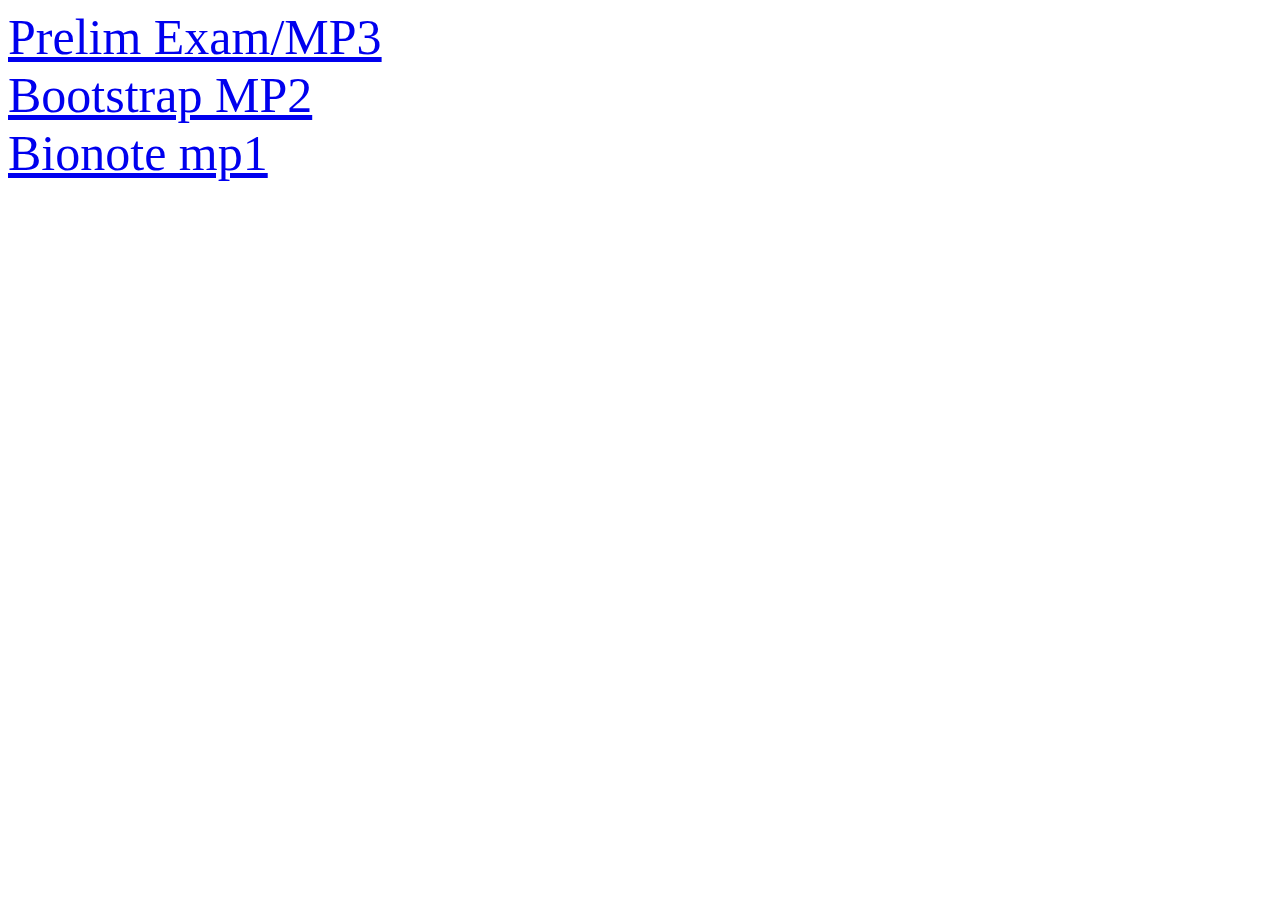
<file: index.html>
<!DOCTYPE html>
<html lang="en">
<body>  
    <head>
    <title>MY PROFILE</title>
    <meta charset="UTF-8">
    <meta name="viewport" content="width=device-width", initial-scale="1.0">
    <body>
        <a href="https://nfteresa.github.io/teresa/mp3.html" style="font-size: 50px;"> Prelim Exam/MP3</a><br>
        <a href="https://nfteresa.github.io/teresa/mp2.html" style="font-size: 50px;"> Bootstrap MP2</a><br>
        <a href="https://nfteresa.github.io/teresa/mp1.html" style="font-size: 50px;"> Bionote mp1</a>
    </body>
</head>
         

    
</body>
</html>
</file>
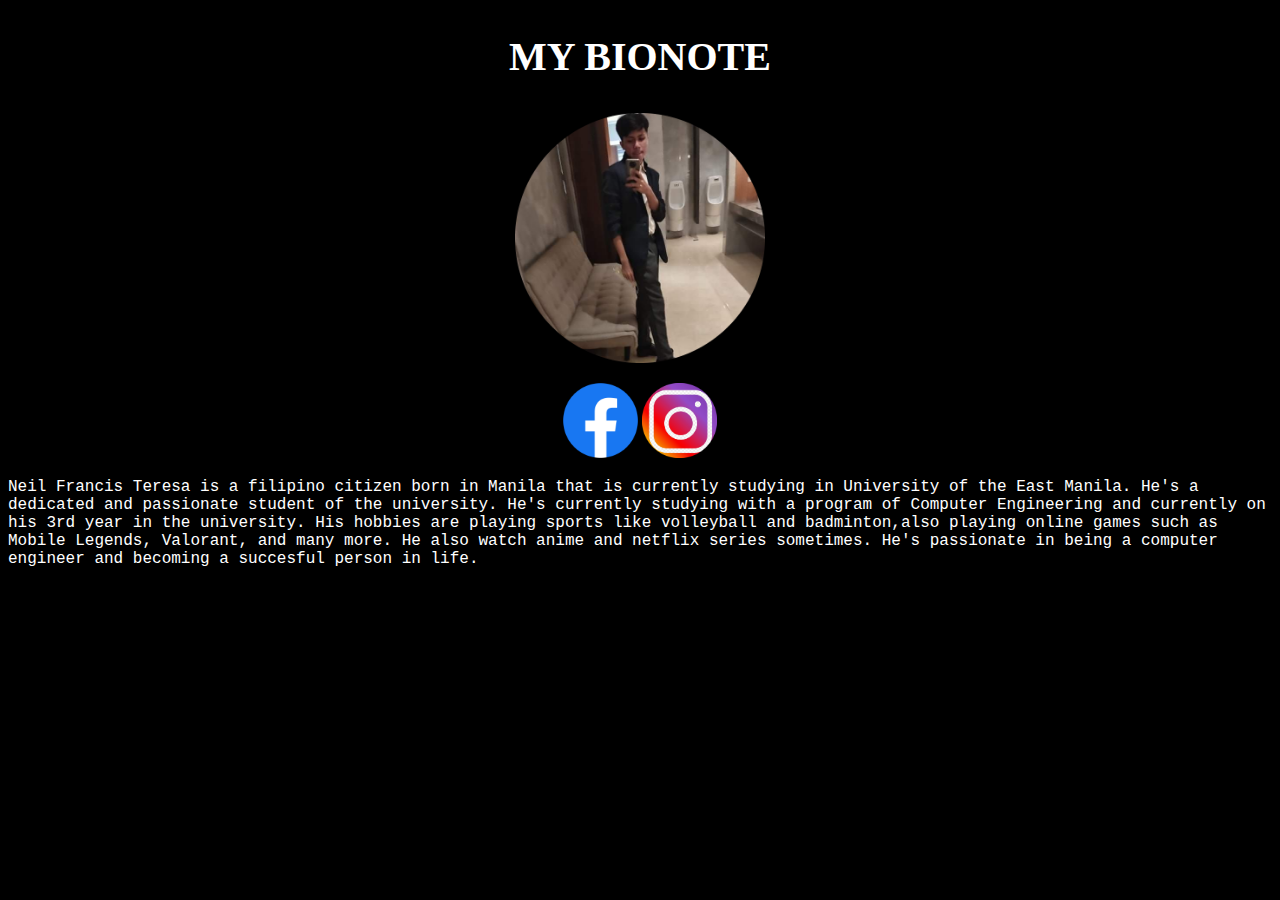
<file: mp1.html>
<!DOCTYPE html>
<link rel="stylesheet" href="https://cdnjs.cloudflare.com/ajax/libs/font-awesome/4.7.0/css/font-awesome.min.css">
<link rel="style.css" href="">
<html lang="en">
<body style ="background-color:black; color:white">  
       <style>background-color:black</style> 
    <title>MY PROFILE</title>
    
    <h2 style="font-size: 40px;text-align:center;font-family:tahoma;background-color: black; color: white;">MY BIONOTE</h2>
        <center>
            <img src="images/me.png" width="250" height="250">
            <p></p>
            <a href="https://www.facebook.com/hondagoro25" target="_blank"> <img src="images/fb.png" width ="75" height="75"></a>
            <a href="https://www.instagram.com/pranksis" target="_blank"> <img src="images/ig.png" width ="75" height="75"></a>
            </center>
    <p style=font-family:Courier New, Courier, monospace;>Neil Francis Teresa is a filipino citizen born in Manila that is currently studying in University of the East Manila. He's a dedicated and passionate student of the university.
    He's currently studying with a program of Computer Engineering and currently on his 3rd year in the university. His hobbies are playing sports like volleyball and badminton,also playing online games such
    as Mobile Legends, Valorant, and many more. He also watch anime and netflix series sometimes. He's passionate in being a computer engineer and becoming a succesful person in life.
    </p>

    
</body>
</html>
</file>
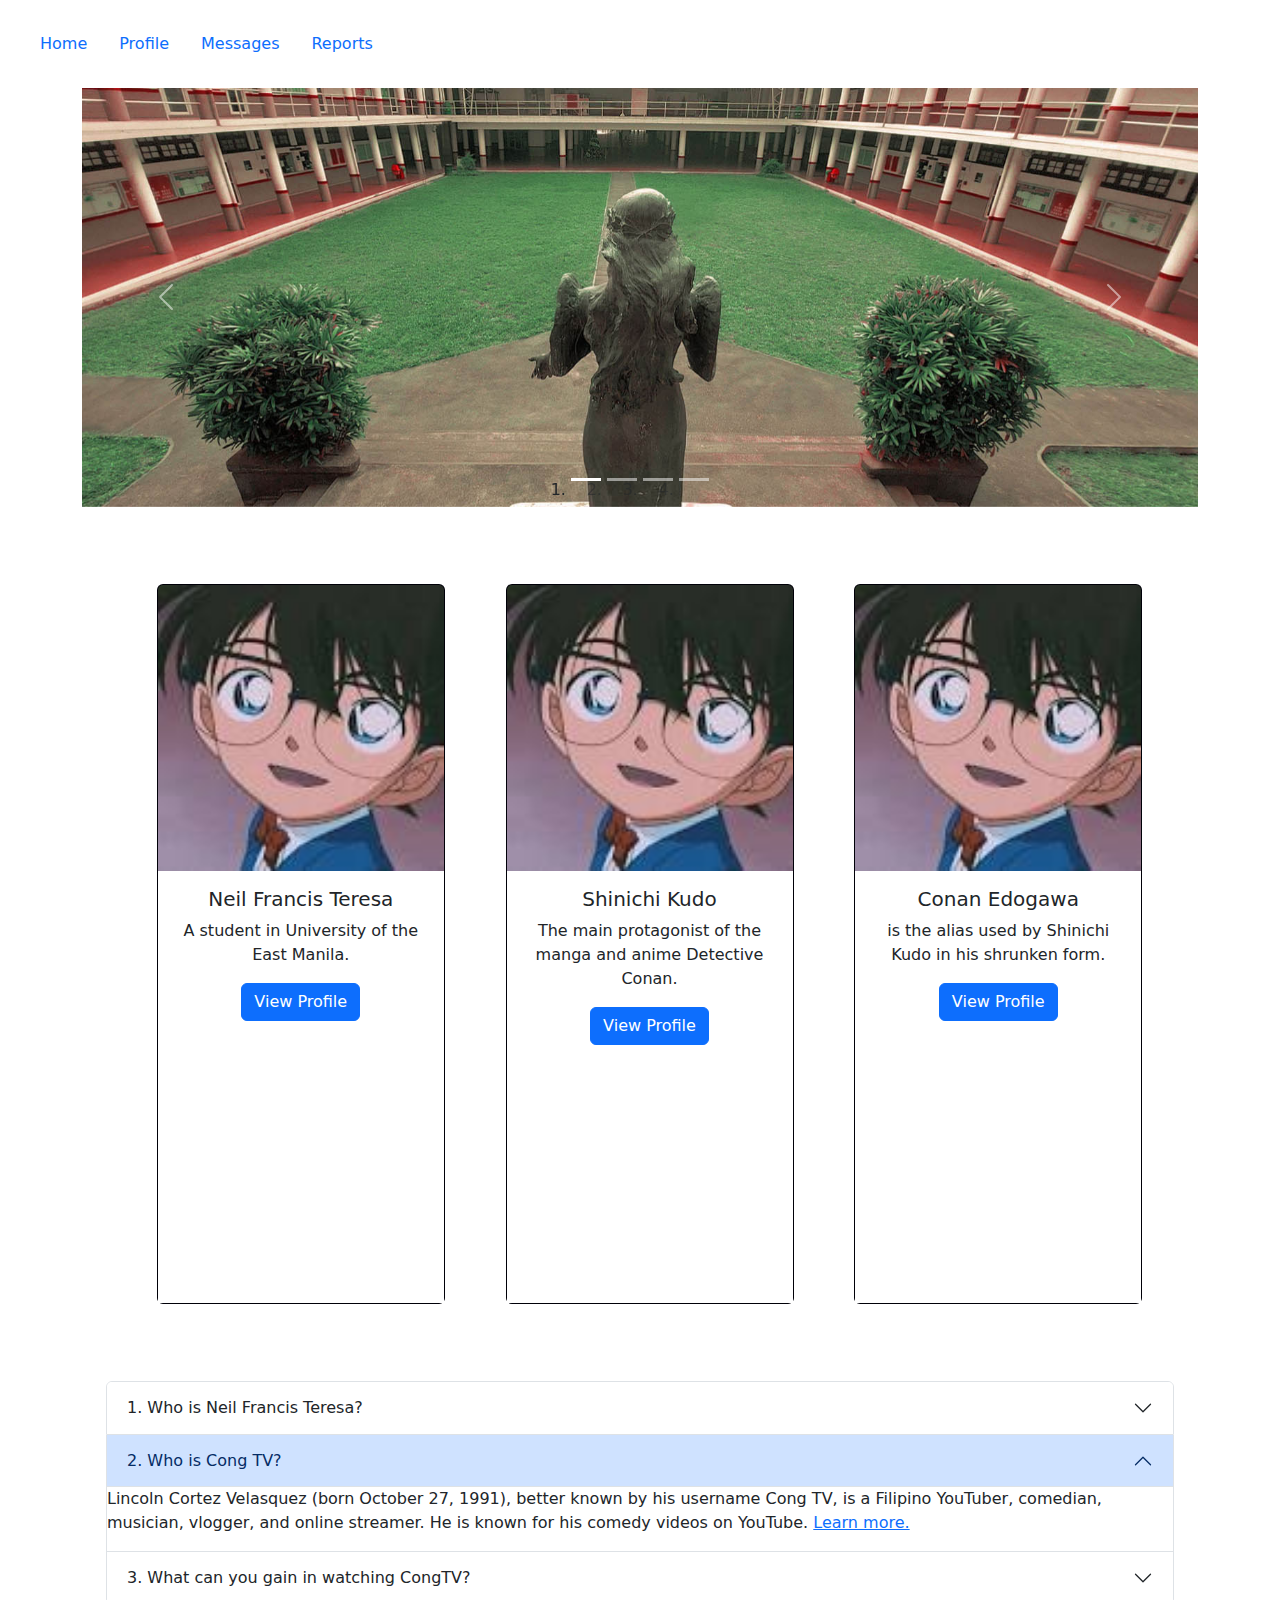
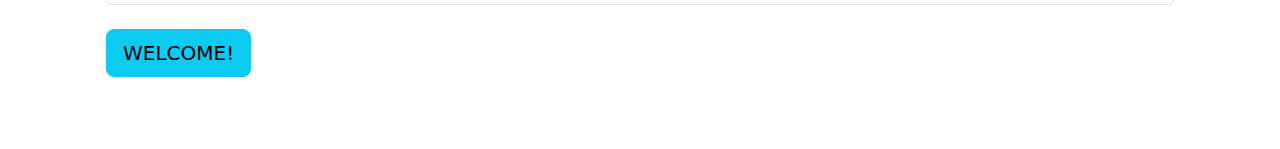
<file: mp2.html>
<!DOCTYPE html>
<html lang="en">
<head>
<meta charset="utf-8">
<meta name="viewport" content="width=device-width, initial-scale=1">
<title>Bootstrap Carousel</title>
<link href="https://cdn.jsdelivr.net/npm/bootstrap@5.0.2/dist/css/bootstrap.min.css" rel="stylesheet">
<script src="https://cdn.jsdelivr.net/npm/bootstrap@5.0.2/dist/js/bootstrap.bundle.min.js"></script>
<style>
.carousel-item{
    min-height: 280px;
}
    
.card {
          background-color: #01010a;
          margin: 5px ;
          height: 80vh;
          width: auto;
      }    

</style>
</head>
<body>
    <div class="m-4">
        <nav class="nav">
            <a href="#" class="nav-item nav-link active">Home</a>
            <a href="#" class="nav-item nav-link">Profile</a>
        </p></p></p>
    
            <a href="#" class="nav-item nav-link">Messages</a>
            <a href="#" class="nav-item nav-link" tabindex="-1">Reports</a>
<div class="container-lg my-4">
    <div id="myCarousel" class="carousel slide" data-bs-ride="carousel">
        
        <ol class="carousel-indicators">
            <li data-bs-target="#myCarousel" data-bs-slide-to="0" class="active"></li>
            <li data-bs-target="#myCarousel" data-bs-slide-to="1"></li>
            <li data-bs-target="#myCarousel" data-bs-slide-to="2"></li>
            <li data-bs-target="#myCarousel" data-bs-slide-to="3"></li>
        </ol>
        
        
        <div class="carousel-inner">
            <div class="carousel-item active">
                <img src="images/3.jpg" class="d-block w-100" alt="Slide 1">
            </div>
            <div class="carousel-item">
                <img src="images/1.jpg" class="d-block w-100" alt="Slide 2">
            </div>
            <div class="carousel-item">
                <img src="images/2.gif" class="d-block w-100" alt="Slide 3">
            </div>
            <div class="carousel-item">
                <img src="images/4.jpg" class="d-block w-100" alt="Slide 4">
            </div>
        </div>

        
        <a class="carousel-control-prev" href="#myCarousel" data-bs-slide="prev">
            <span class="carousel-control-prev-icon"></span>
        </a>
        <a class="carousel-control-next" href="#myCarousel" data-bs-slide="next">
            <span class="carousel-control-next-icon"></span>
        </a>
    </div>
</br>

<div class="row">
<div class="row justify-content-evenly mt-5">
    <div class="col-md-3 mb-5">
        <div class="card text-center" style="width: 18rem">
            <img src="images/conan.jpg" class="card-img-top" alt="..." />
            <div class="card-body bg-white">
                <h5 class="card-title">Neil Francis Teresa</h5>
                <p class="card-text">
                    A student in University of the East Manila.</p>
                </p>
                </p>
            
        
                    <a href="https:/www.facebook.com/hondagoro25" class="btn btn-primary">View Profile</a>
                </p>
            </div>
        </div>
    </div>
    <div class="col-md-3 mb-5">
        <div class="card text-center" style="width: 18rem">
    
            <img src="images/conan.jpg" class="card-img-top" alt="..." />
            <div class="card-body bg-white">
                <h5 class="card-title">Shinichi Kudo</h5>
                <p class="card-text">
                    The main protagonist of the manga and anime Detective Conan.</p>
                    
                    <a href="https://www.detectiveconanworld.com/wiki/Shinichi_Kudo" class="btn btn-primary">View Profile</a>
               
                </p>
            </div>
        </div>
    </div>
    <div class="col-md-3 mb-5">
        <div class="card text-center" style="width: 18rem">
            <img src="images/conan.jpg" class="card-img-top" alt="..." />
            <div class="card-body bg-white">
                <h5 class="card-title">Conan Edogawa</h5>
                <p class="card-text">
                    is the alias used by Shinichi Kudo in his shrunken form.</p>
                    <a href="https://www.detectiveconanworld.com/wiki/Conan_Edogawa" class="btn btn-primary">View Profile</a>
                </p>
            </div>
        </div>
    </div>
</div>
</div>
<div class="m-4">
    <div class="accordion" id="myAccordion">
        <div class="accordion-item">
            <h2 class="accordion-header" id="headingOne">
                <button type="button" class="accordion-button collapsed" data-bs-toggle="collapse" data-bs-target="#collapseOne">1. Who is Neil Francis Teresa?</button>									
            </h2>
            <div id="collapseOne" class="accordion-collapse collapse" data-bs-parent="#myAccordion">
                <div class="card-body">
                    <p>A subscriber of Cong The Vloggger. <a href="https://www.facebook.com/hondagoro25" target="_blank">Facebook Account.</a></p>
                </div>
            </div>
        </div>
        <div class="accordion-item">
            <h2 class="accordion-header" id="headingTwo">
                <button type="button" class="accordion-button" data-bs-toggle="collapse" data-bs-target="#collapseTwo">2. Who is Cong TV?</button>
            </h2>
            <div id="collapseTwo" class="accordion-collapse collapse show" data-bs-parent="#myAccordion">
                <div class="card-body">
                    <p>Lincoln Cortez Velasquez (born October 27, 1991), better known by his username Cong TV, is a Filipino YouTuber, comedian, musician, vlogger, and online streamer. He is known for his comedy videos on YouTube. <a href="https://en.wikipedia.org/wiki/Cong_TV" target="_blank">Learn more.</a></p>
                </div>
            </div>
        </div>
        <div class="accordion-item">
            <h2 class="accordion-header" id="headingThree">
                <button type="button" class="accordion-button collapsed" data-bs-toggle="collapse" data-bs-target="#collapseThree">3. What can you gain in watching CongTV?</button>                     
            </h2>
            <div id="collapseThree" class="accordion-collapse collapse" data-bs-parent="#myAccordion">
                <div class="card-body">
                    <p> Motivational quotes, family advice, cursed words, gaming tips, gym advice, food recommendation, travel tips and many more. <a href="https://www.youtube.com/@CongTheVlogger" target="_blank">Click to Subscibe! </a></p>
                </div>
            </div>
        </div>
    </div>
        
    </br>
        <button type="button" class="btn btn-info btn-lg text-center" data-toggle="modal" data-target="#myModal"> WELCOME! </button>
        <div id="myMmodal" class="modal fade" tabindex="-1">
            <div class="modal-dialog">
                <div class="modal-content">
                    <div class="modal-header">
                        <h5 class="modal-title">Confirmation</h5>
                        <button type="button" class="btn-close" data-bs-dismiss="modal"></button>
                    </div>
                    <div class="modal-body">
                        <p>Do you want to save changes to this document before closing?</p>
                        <p class="text-secondary"><small>If you don't save, your changes will be lost.</small></p>
                    </div>
                    <div class="modal-footer">
                        <button type="button" class="btn btn-secondary" data-bs-dismiss="modal">Cancel</button>
                        <button type="button" class="btn btn-primary">Save changes</button>
                    </div>
                </div>
            </div>
        </div>
            
        </div>
</div>
</body>
</html>
</file>
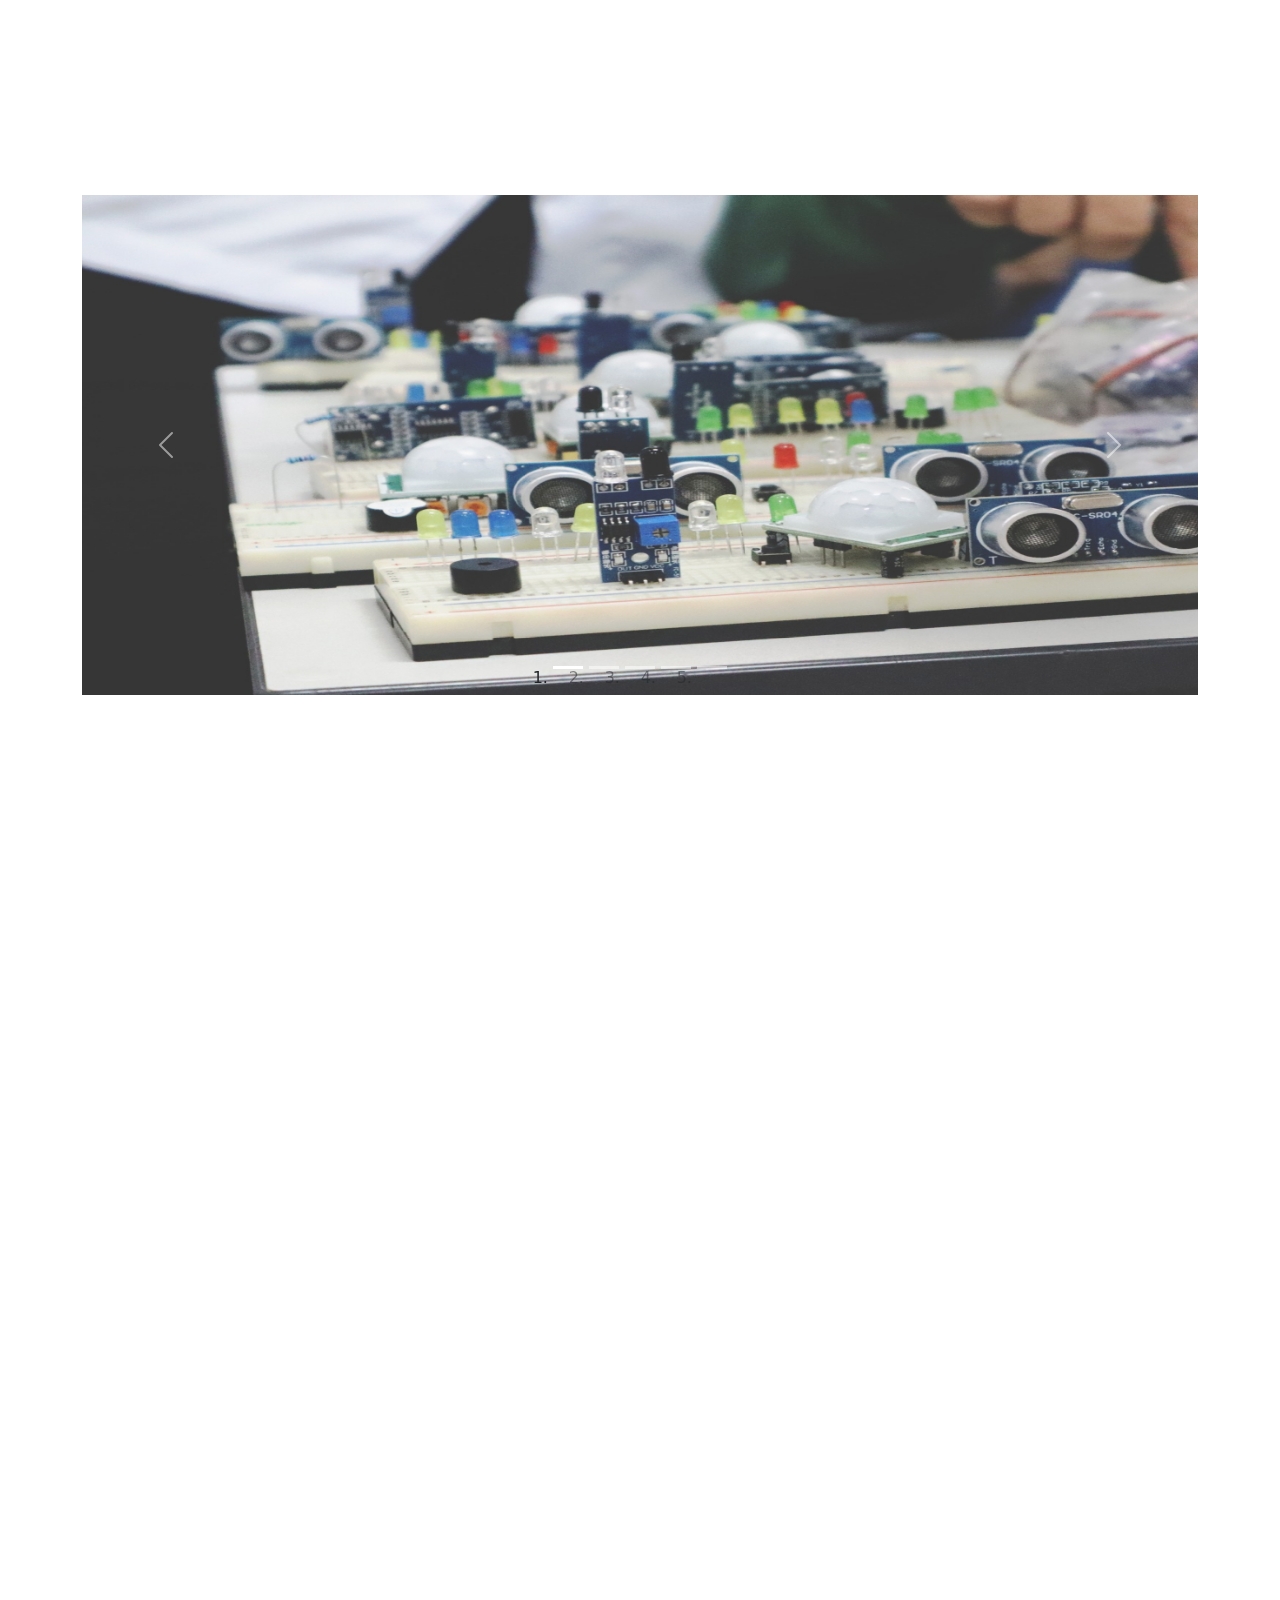
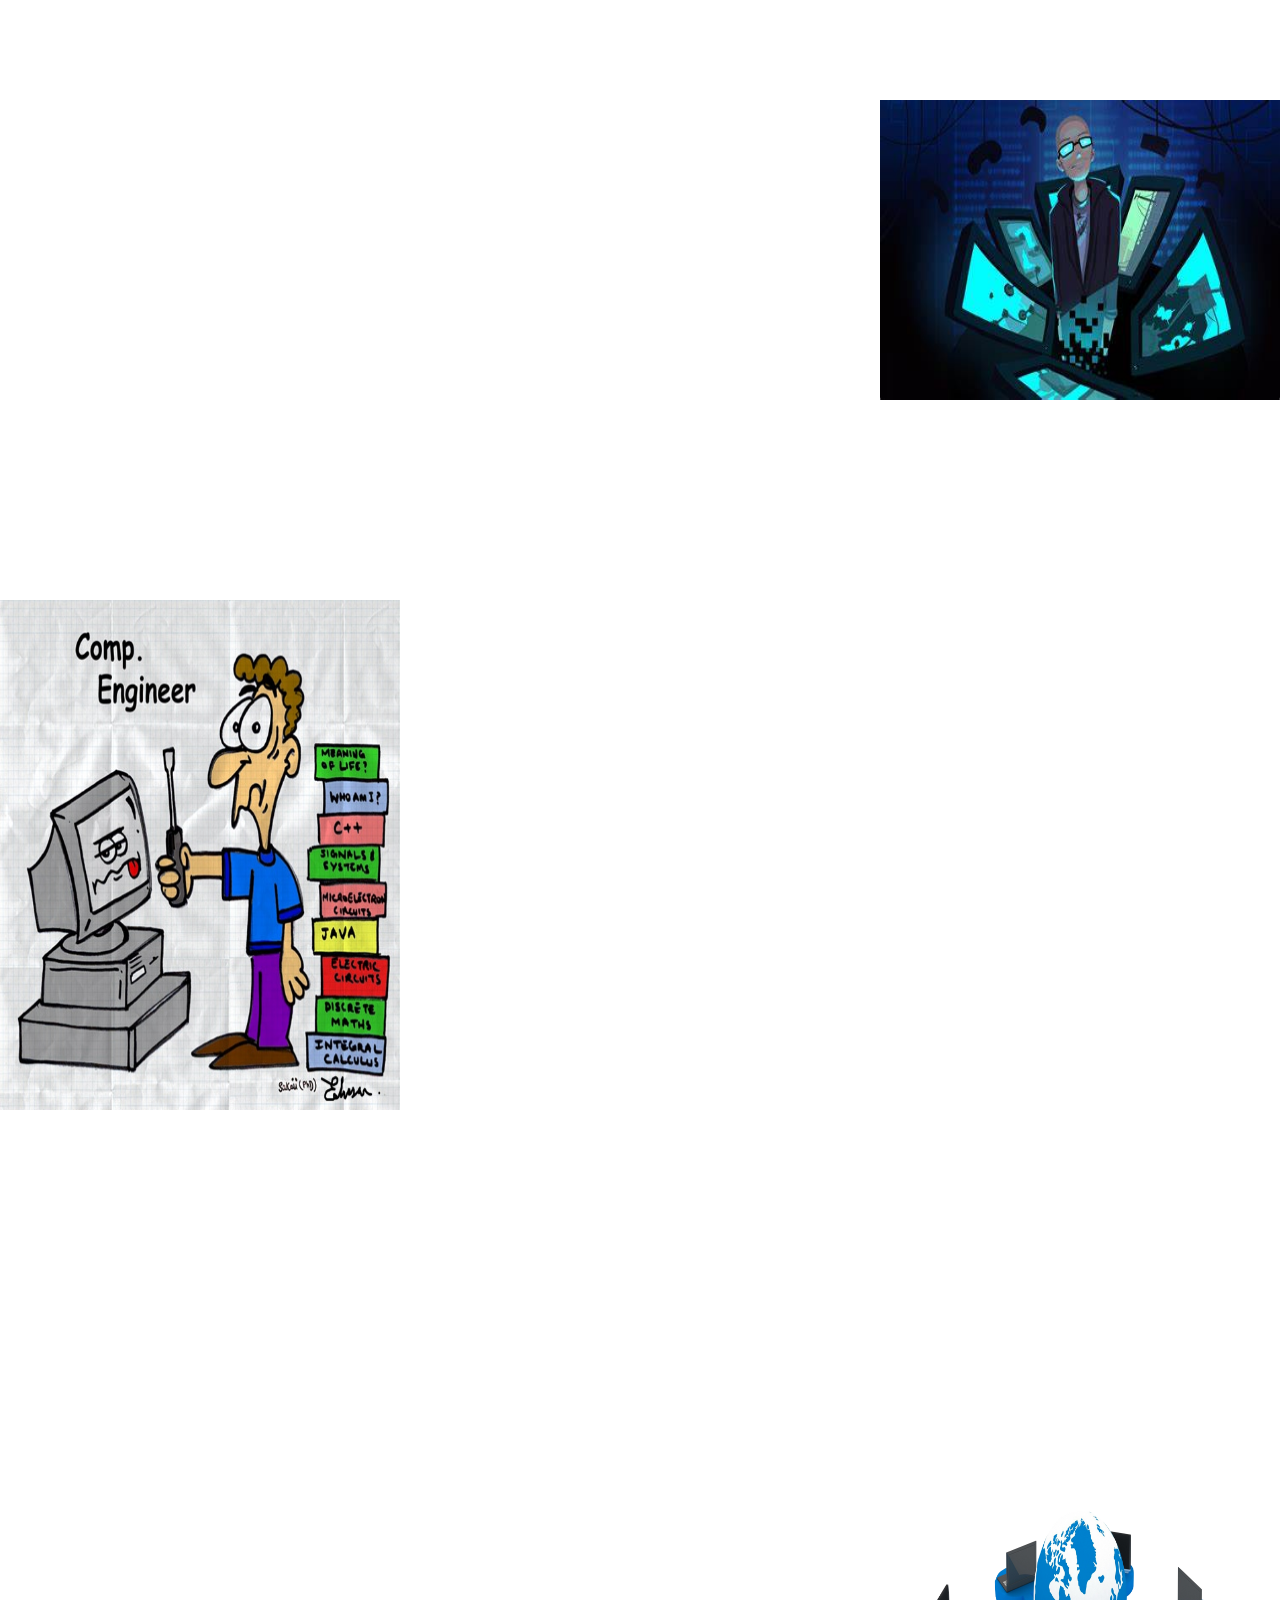
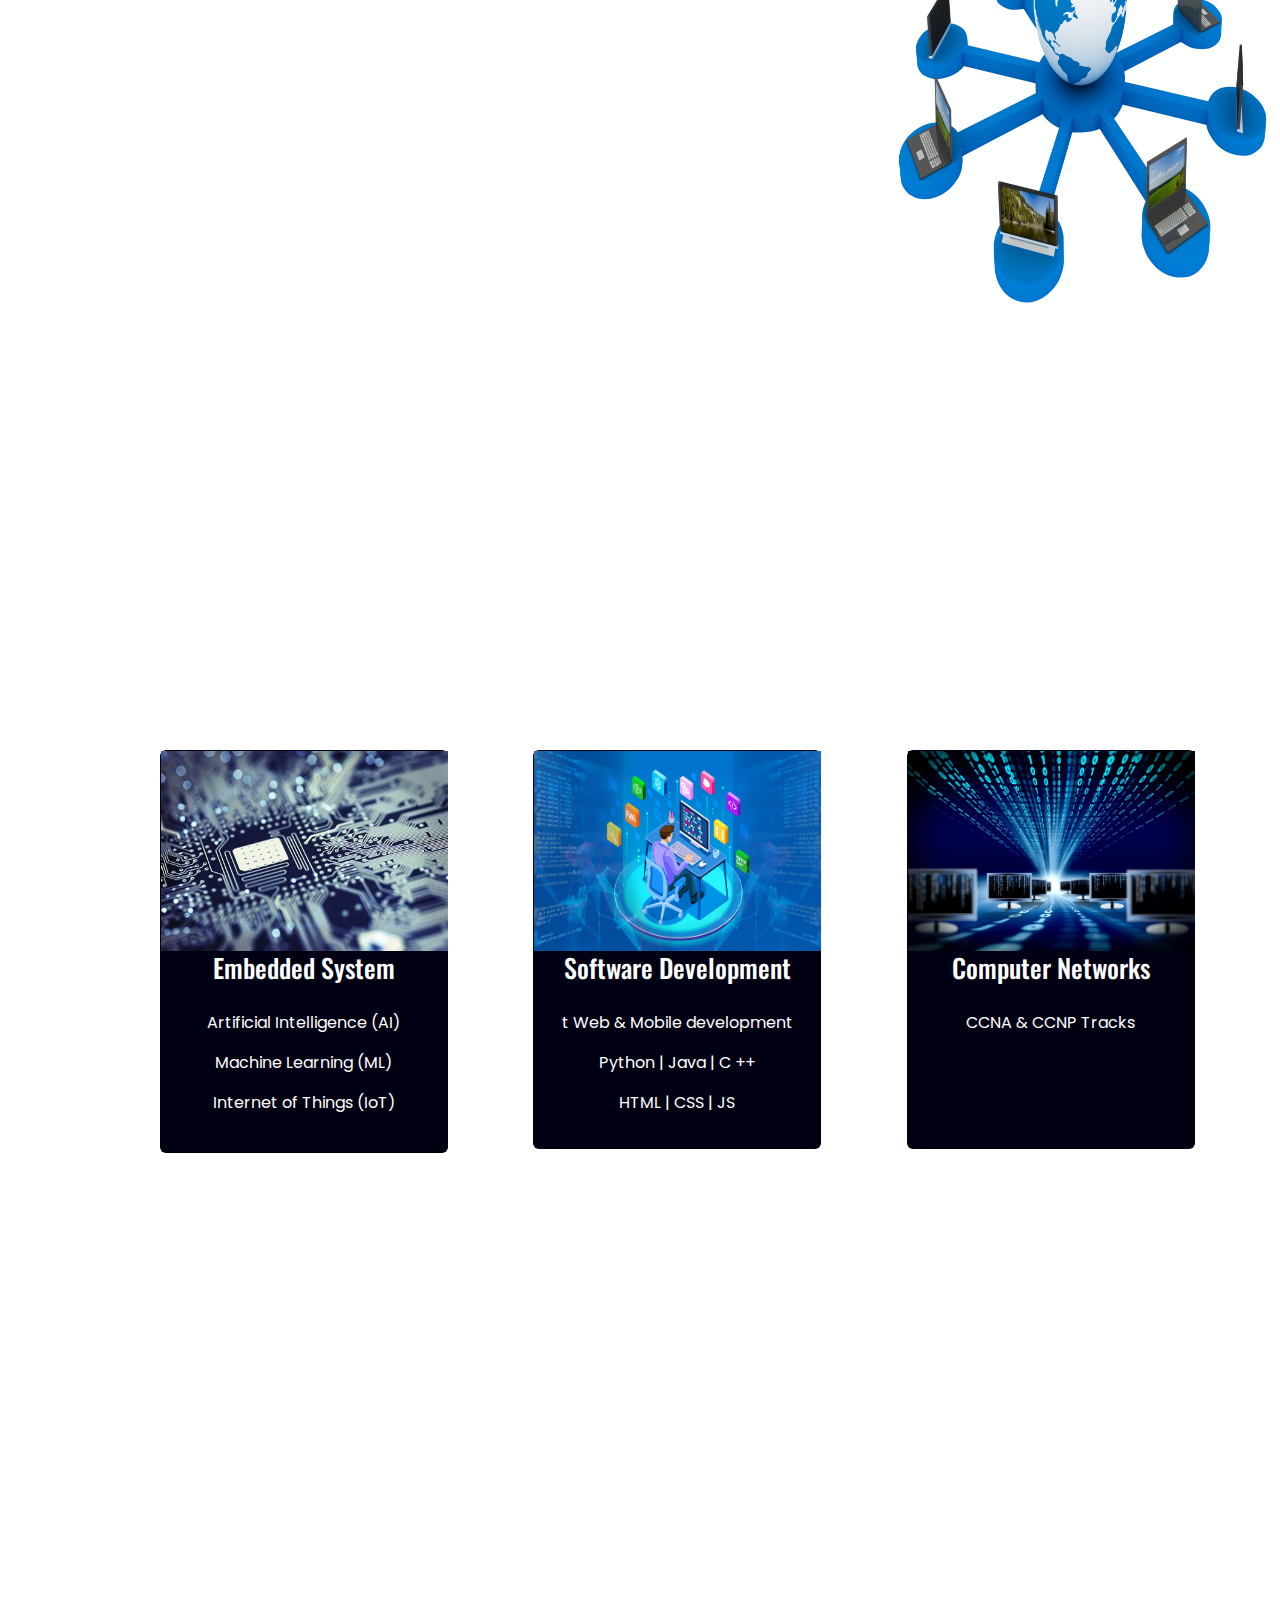
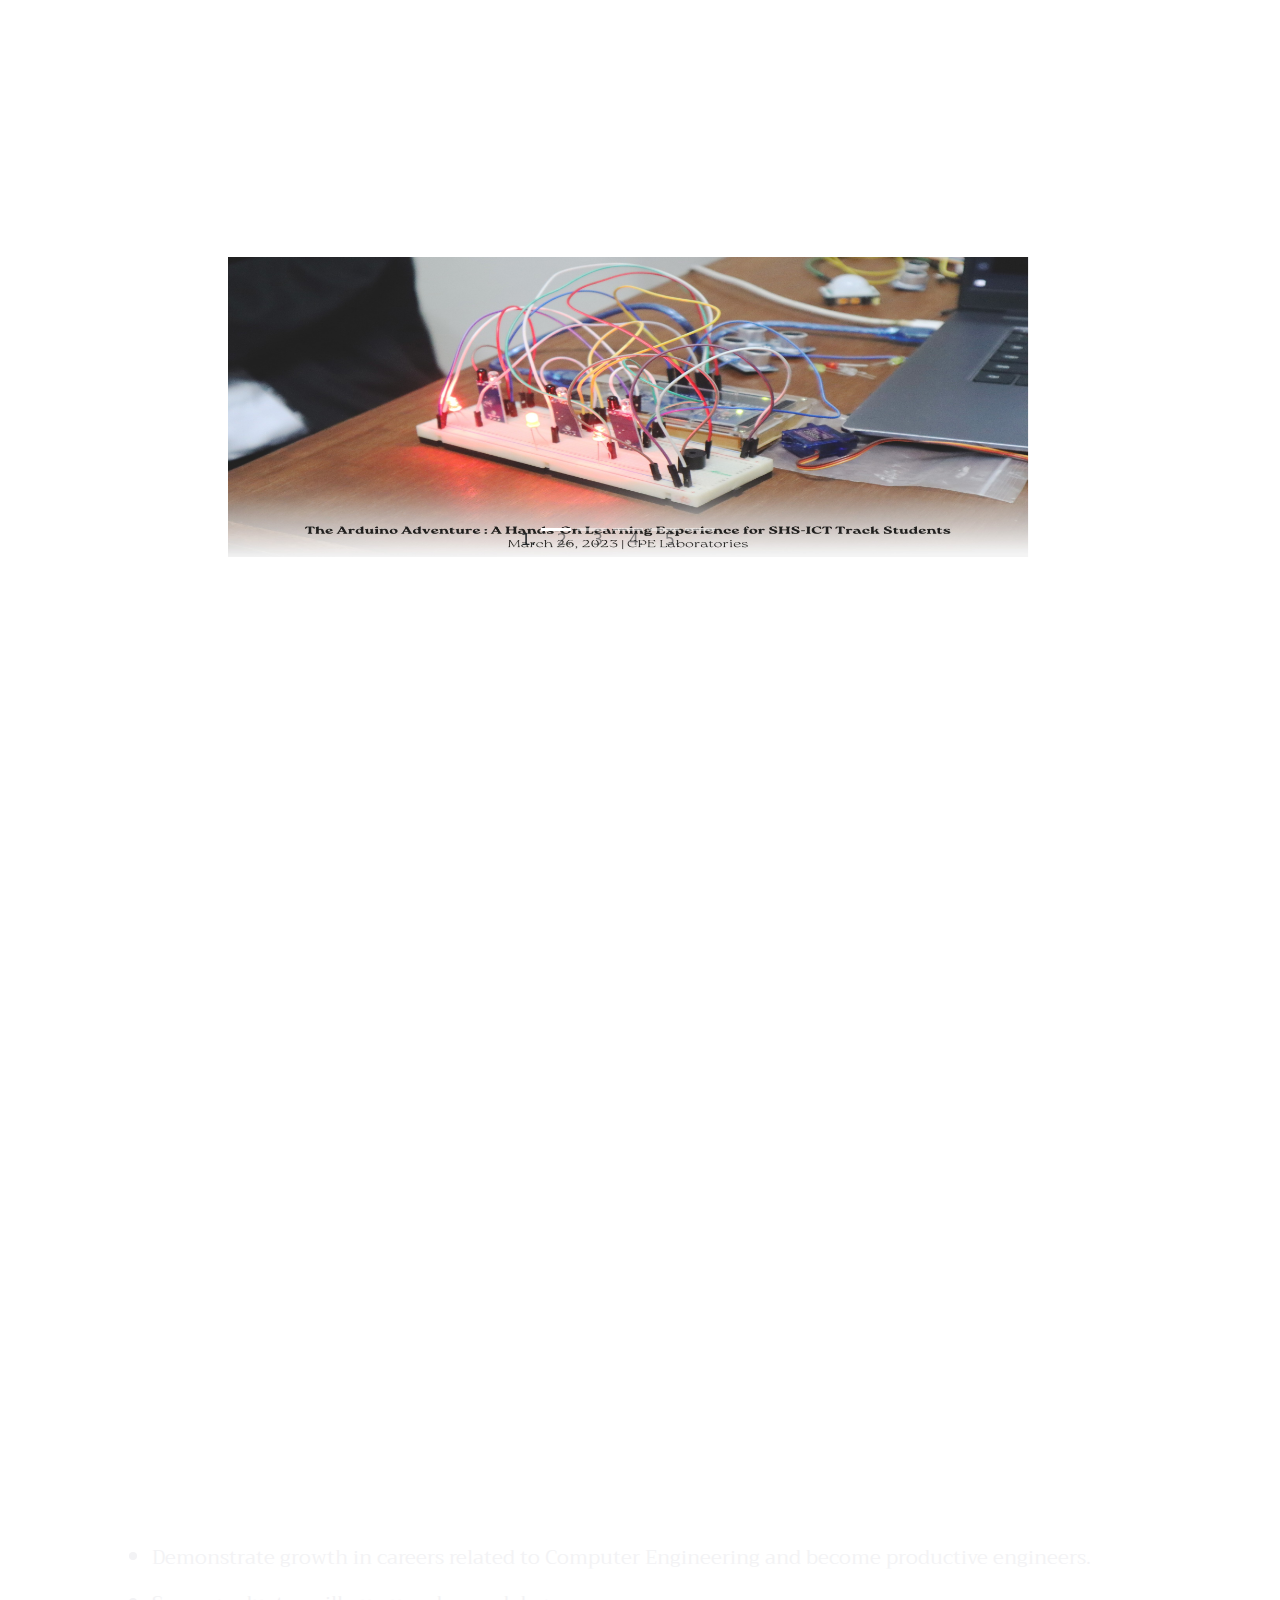
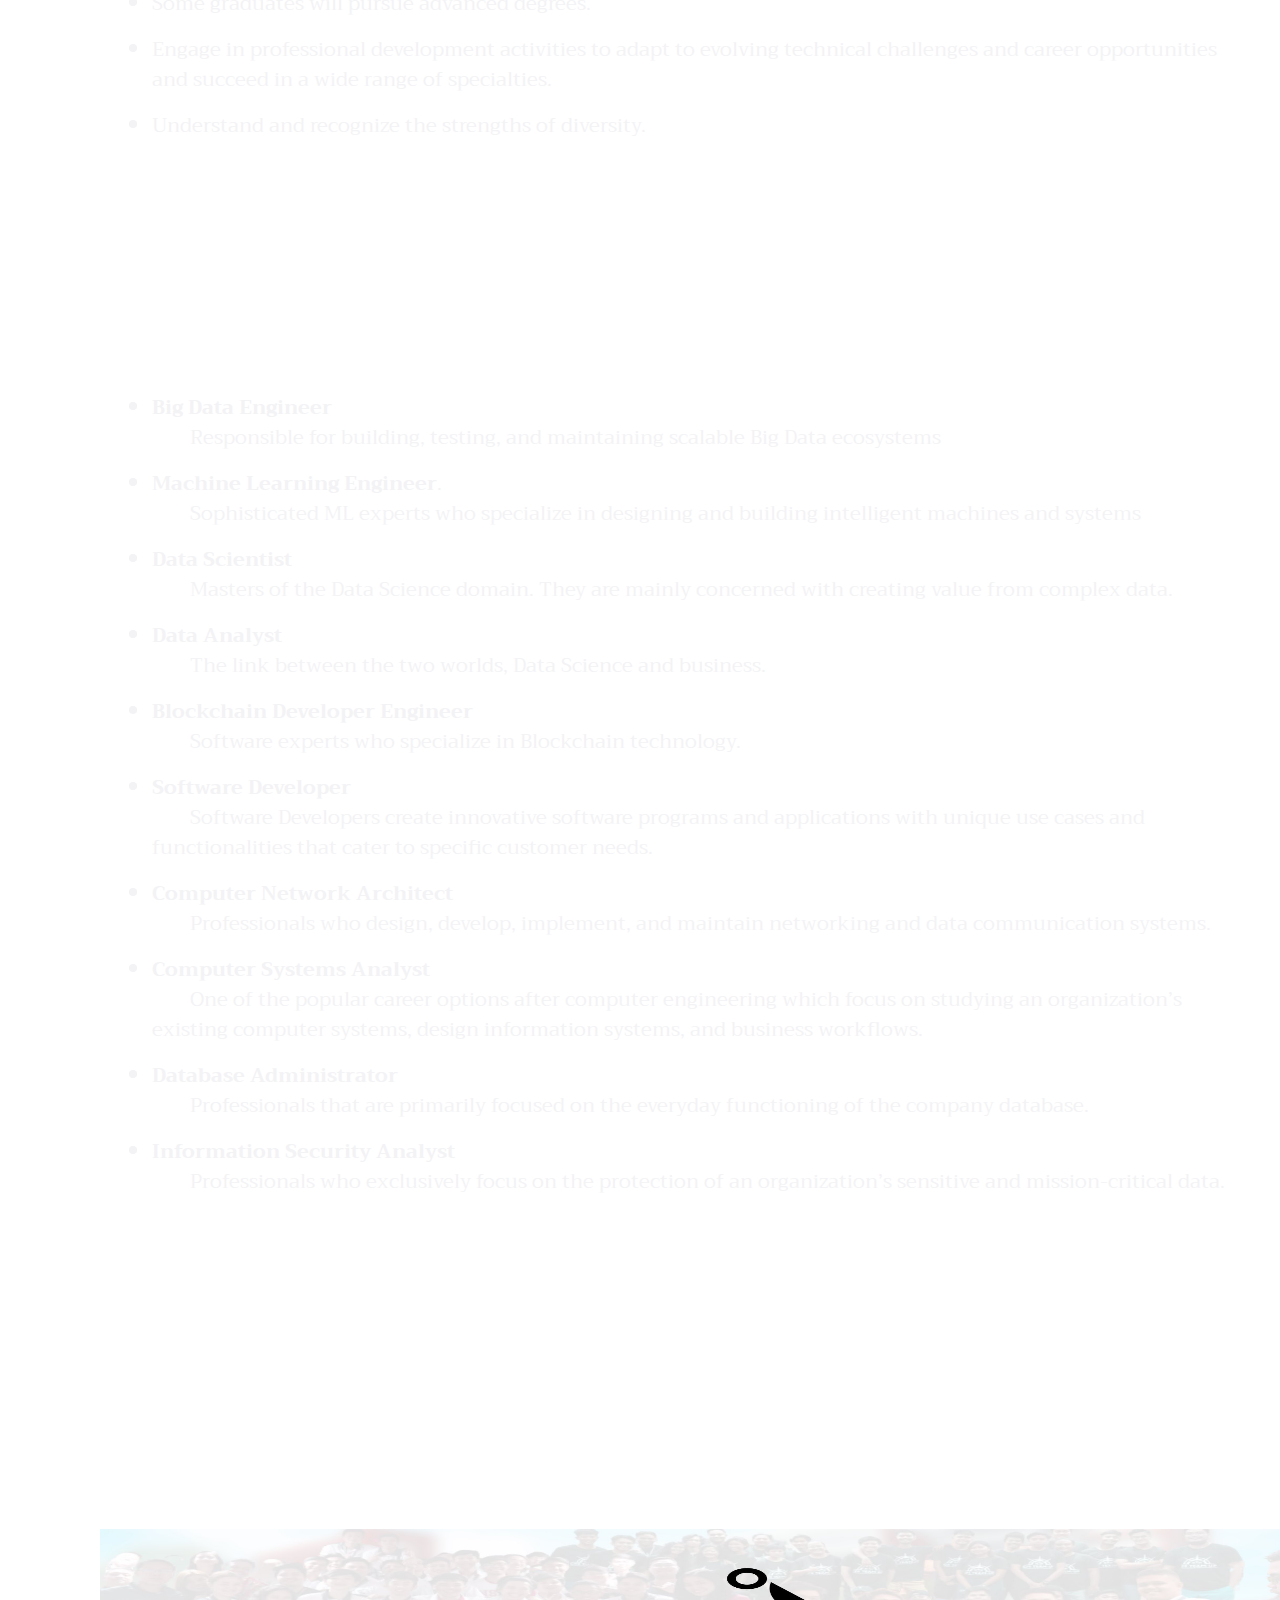
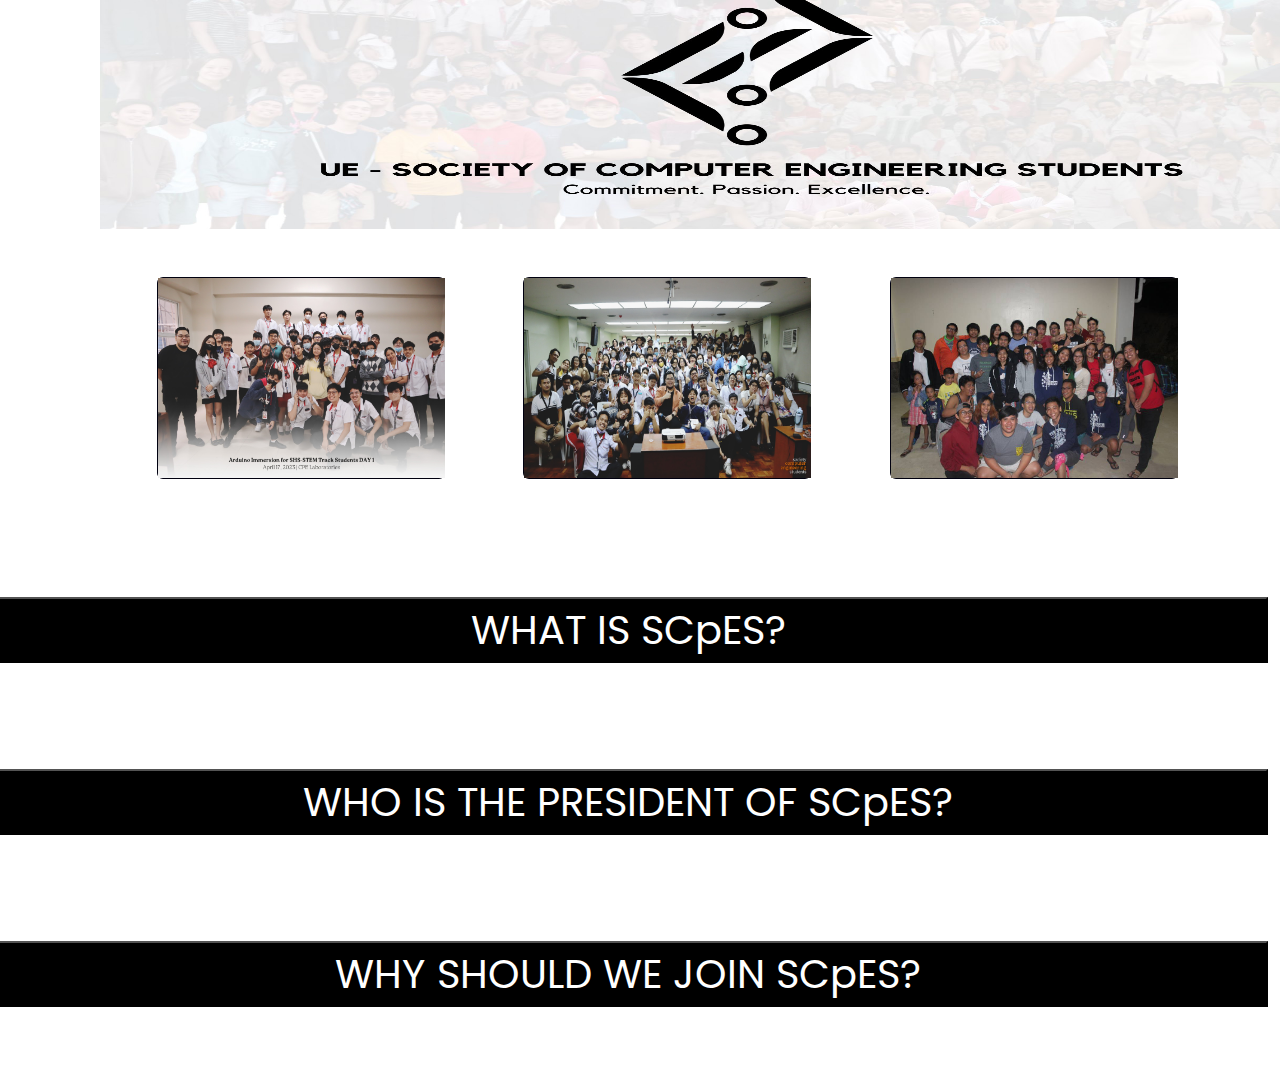
<file: mp3.html>
<!DOCTYPE html>
<html lang="en">
<link rel="stylesheet" href="styles/styles.css">     
<link href="https://cdn.jsdelivr.net/npm/bootstrap@5.0.2/dist/css/bootstrap.min.css" rel="stylesheet">
<script src="https://cdn.jsdelivr.net/npm/bootstrap@5.0.2/dist/js/bootstrap.bundle.min.js"></script>
<link rel="stylesheet" href="https://fonts.googleapis.com/css?family=Audiowide|Trirong|Mooli|Poppins|
Oswald">
<meta charset="utf-8">
<meta name="viewport" content="width=device-width, initial-scale=1">
<link href="https://cdn.jsdelivr.net/npm/bootstrap@5.0.2/dist/css/bootstrap.min.css" rel="stylesheet">
<script src="https://cdn.jsdelivr.net/npm/bootstrap@5.0.2/dist/js/bootstrap.bundle.min.js"></script>
<div class="full-width-div">
<head>
    <meta charset="UTF-8">
    <meta name="viewport" content="width=device-width, initial-scale=1.0">
    <title>BSCpE</title>
    <link rel="stylesheet" href="styles/styles.css">
</head>
<body>
    <header>
        <h1 style="text-align: center; font-size: 60px; font-family: 'Poppins'; color: rgb(255, 255, 255);;">BACHELOR OF SCIENCE IN COMPUTER ENGINEERING</h1>
        <nav style="margin-top: auto;">
            <a href="#home">OVERVIEW</a>
            <a href="#wib">WHAT IS BS CpE?</a>
            <a href="#specialism">SPECIALIZATION</a>
            <a href="#what">CpE ACTIVITIES</a>
            <a href="#about">ABOUT BSCpE</a>
            <a href="#studorg">STUDENT ORGANIZATION</a>
        </nav>
        <p>
        
            </div>
    </header>   
    <div class="container-lg my-3">
        <div id="myCarousel" class="carousel slide" data-bs-ride="carousel">

            <ol class="carousel-indicators" >
                <li data-bs-target="#myCarousel" data-bs-slide-to="0" class="active"></li>
                <li data-bs-target="#myCarousel" data-bs-slide-to="1"></li>
                <li data-bs-target="#myCarousel" data-bs-slide-to="2"></li>
                <li data-bs-target="#myCarousel" data-bs-slide-to="3"></li>
                <li data-bs-target="#myCarousel" data-bs-slide-to="4"></li>
            </ol>
            
    
            <div class="carousel-inner">
                <div class="carousel-item active">
                    <img src="images/slide1.jpg" width="1500" height="500" alt="Slide 1">
                </div>
                <div class="carousel-item">
                    <img src="images/slide2.jpg" width="1500" height="500" alt="Slide 2">
                </div>
                <div class="carousel-item">
                    <img src="images/slide3.jpg" width="1500" height="500" alt="Slide 3">
                </div>
                <div class="carousel-item">
                    <img src="images/slide4.png" width="1500" height="500" alt="Slide 4">
                </div>
                <div class="carousel-item">
                    <img src="images/slide5.jpg" width="1500" height="500" alt="Slide 5">
                </div>
            </div>
    
            <a class="carousel-control-prev" href="#myCarousel" data-bs-slide="prev">
                <span class="carousel-control-prev-icon"></span>
            </a>
            <a class="carousel-control-next" href="#myCarousel" data-bs-slide="next">
                <span class="carousel-control-next-icon"></span>
            </a>
        </div>
        </div>
        <div id="home" style="margin-top: 230px;">
            <h2 style="margin-top: 70px; color: rgb(255, 255, 255); font-family: 'Audiowide'; text-align: center; font-size: 45px;" >LEARN WITH ME!</h2>
            <p class="bscpe3"> As you scroll down, you will know the information about Bachelor of Science in Computer Engineering, program outcomes, career opportunities and many more.</p> 
        </div>
        <div>
        <div id="wib">   
            <div style="margin-top: 170px; background-image: url('https://wallpaperaccess.com/full/2454628.png'); height: 300px;">
                <div style="float: right">
                    <img src="images/beside.jpg" alt="CompEng" width="400px" height="300px">
                </div>
                <div>
                    <h2 class="about" style="margin-top: 600px;" >WHAT IS BACHELOR OF SCIENCE IN COMPUTER ENGINEERING?</h2>
                    <h1 
                    class="bscpe">A four-year engineering program that embodies the science and technology of design, development, implementation, maintenance and integration, of software and hardware components in modern computing systems and computer controlled equipment.
                </div>
            </div>
            <div class="signif" >
                    <div style="float: left ">
                        <img src="images/left.jpg" alt="CompEng" width="400px" height="510px">
                </div>
                <h2 class="about1"style>SIGNIFICANCE OF COMPUTER ENGINEERING?</h2>
                <h1 class="bscpe1">Achieving success as a computer engineer demands the utmost significance of education and training. A bachelor's degree in computer engineering or a closely related field typically stands as an indispensable prerequisite, and numerous employers prefer candidates with a master's degree. Furthermore, perpetually staying abreast of the latest technological advancements and breakthroughs through continuous training and professional development constitutes an imperative. The possession of robust problem-solving acumen, meticulous attention to detail, and exceptional collaborative abilities further amplify the prospects of computer engineers. By attaining the appropriate education and training, computer engineers can influence society and mold the trajectory of technological progress.</h1>
                </div>
            </div>
            <div class='signif1' style="margin-top: 180px;">
                    <div style="float: right " >
                        <img style="margin-top: 150px;" src="images/scope.png" alt="CompEng" width="400px" height="500px">
                </div>
                <div>
                <h2 class="about2">SCOPE OF COMPUTER ENGINEERING</h2>
    
                    </div >
                        <ul class="bscpe2" float="left">
                            <p></p>
                        <li>Artificial Intelligence </li><p></p>
                        <li>Embedded System</li><p></p>
                        <li>Ethical Hacking</li><p></p>
                        <li>Wireless Network</li><p></p>
                        <li>Computer Manafacturing</li><p></p>
                        <li>Datebase System</li><p></p>
                        <li>Web Applications</li><p></p>
                        <li>Animation</li><p></p>
                        <li>Computer Graphics</li><p></p>
                        <li>Scientific Modelling</li><p></p>
                        <li>Game Development</li><p></p>
                        <li>Mobile Application Development</li><p></p>
                    </div>
                    
                        


                        

                    </ul>
                </div>
                
            </div>
            <div id="specialism">
                <h2 style="margin-top: 150px; color: rgb(255, 255, 255); font-family: 'Audiowide'; text-align: center; font-size: 45px;" >SPECIALIZATIONS OF COMPUTER ENGINEERING</h2>
        
            <div>
            </div>
            <div class="row">
                <div class="row justify-content-evenly mt-5">
                    <div class="col-md-2 mb-5">
                        <div class="card text-center" style="width: 18rem">
                            <img src="images/emb.jpg" class="card-image" alt="..." />
                            <div class="card">
                                <h5 class="cardtitle">Embedded System</h5>
                                <div class="cardtext"style="margin-top: 20px; margin-bottom:20px"  >
                                <p>Artificial Intelligence (AI)</p>
                                <p>Machine Learning (ML)</p>
                                <p>Internet of Things (IoT)</p>
                            
                                </div>
                            </div>
                        </div>
                    </div>
                    <div class="col-md-2 mb-5">
                        <div class="card text-center" style="width: 18rem">
                    
                            <img src="images/sd.jpg" class="card-image" alt="..." />
                            <div class="card">
                                <h5 class="cardtitle">Software Development</h5>
                                <div class="cardtext" style="margin-top: 20px" >
                                <p>
t                                    Web & Mobile development</p>
                                    <p>Python | Java | C ++</p>
                                    <p>HTML | CSS | JS</p>
                                    </div>
                               
                                </p>
                            </div>
                        </div>
                    </div>
                    <div class="col-md-2 mb-5">
                        <div class="card text-center" style="width: 18rem">
                            <img src="images/cp.jpg" class="card-image" alt="..." />
                            <div class="card">
                                <h5 class="cardtitle"> Computer Networks</h5>
                                <p class="cardtext"style="margin-top: 20px">
                                    CCNA & CCNP Tracks</p>
                                    <p></p>
                                    <p></p>
                                    <p></p>
                                    <p></p>
                                    <p></p>
                                </p>
                            </div>
                        </div>
                    </div>
                    <div id="what">
                        <h2 style="margin-top: 150px; color: rgb(255, 255, 255); font-family: 'Audiowide'; text-align: center; font-size: 45px;" >CpE ACTIVITIES</h2>
                        <p class="bscpe3"> We are mostly studying mathematics and coding in Computer Engineering. It enhance our brain comprehension and logic. Every major examination in our campus, the officers of our organization is organazing an online or face to face tournament of sports and games. We are also having a gathering, for us to familiarize and interact with our seniors or juniors. Our Asst. Proffesor and the officers are also having a workshop to enhance, practice and learn about the works of Computer Engineering. Every Christmas, we are having gathering to celebrate and a lot of prizes are given even though there is no contribution to be given. We are enjoying while aiming for our dream at the same time because of our organization.  </p> 
                    </div>
                    <div class="container-lg my-3">
                        <div id="myCarousel1" class="carousel slide" data-bs-ride="carousel">
                
                            <ol class="carousel-indicators" >
                                <li data-bs-target="#myCarousel1" data-bs-slide-to="0" class="active"></li>
                                <li data-bs-target="#myCarousel1" data-bs-slide-to="1"></li>
                                <li data-bs-target="#myCarousel1" data-bs-slide-to="2"></li>
                                <li data-bs-target="#myCarousel1" data-bs-slide-to="3"></li>
                                <li data-bs-target="#myCarousel1" data-bs-slide-to="4"></li>
                            </ol>
                    
            <div class="carousel-inner" style="text-align: center;">
                <div class="carousel-item active">
                    <img src="images/act2.jpg" width="800" height="300" alt="Slide 1">
                </div>
                <div class="carousel-item">
                    <img src="images/activities.jpg" width="800" height="300" alt="Slide 2">
                </div>
                <div class="carousel-item">
                    <img src="images/xmas.jpg" width="800" height="300" alt="Slide 3">
                </div>
                <div class="carousel-item">
                    <img src="images/webinar.jpg" width="800" height="300" alt="Slide 4">
                </div>
                <div class="carousel-item">
                    <img src="images/encourage.jpg" width="800" height="200" alt="Slide 5">
                </div>
            </div>
    
            <a class="carousel-control-prev" href="#myCarousel1" data-bs-slide="prev">
                <span class="carousel-control-prev-icon"></span>
            </a>
            <a class="carousel-control-next" href="#myCarousel1" data-bs-slide="next">
                <span class="carousel-control-next-icon"></span>
            </a>
        </div>
        <div id="about" style="margin-top: 170px;">
            <h2 class="text1" style="margin-top: 170px;">VISION<h2>
                <h1 class="text2">The Computer Engineering program is designed to produce highly trained and globally competitive engineers. It provides a rigorous foundation in both the theoretical and practical aspects of computing and provides students with an intensive background in the programming analysis and the design of computers.</h1>
                <h2 class="text1" style="margin-top: 50px;" > MISSION <h2>
                <h1 class="text2">The Department of Computer Engineering will impact the information age as a national leader in computing, research, and education.</h1>
            </div>
            <h1 class ="about" style="margin-top: 120px;"><b>PROGRAM OBJECTIVES</b></h1>
        <h2 class="binside">The program educational objectives outline what graduates should be able to do in a few years after they graduate by using the skills they have learned in their academic program. The following are the learning goals for the Computer Engineering, BS program:</h2>
        <p></p>
        
        <ul class="inside">
            <li>Demonstrate growth in careers related to Computer Engineering and become productive engineers.</li><p></p>
            <li>Some graduates will pursue advanced degrees.</li><p></p>
            <p></p>
            <li>Engage in professional development activities to adapt to evolving technical challenges and career opportunities and succeed in a wide range of specialties.</li>
            <p></p>
            <li>Understand and recognize the strengths of diversity.</li>
            </ul>
         <div>   
            <h1 class ="about" style="margin-top: 150px;"><B>CAREER OPPORTUNITIES</B></h1>
            <h2 class="binside">Most common careers for computer engineering graduates include:</h2>
            <p></p>
            
                <ul class="inside">
                    <li><b>Big Data Engineer</b></li><p style="text-indent: 1cm;">Responsible for building, testing, and maintaining scalable Big Data ecosystems</p>
                    <li><b>Machine Learning Engineer</b>.</li><p style="text-indent: 1cm;"> Sophisticated ML experts who specialize in designing and building intelligent machines and systems</p>
                    <li><b>Data Scientist</b></li><p style="text-indent: 1cm;">Masters of the Data Science domain. They are mainly concerned with creating value from complex data.</p>
                    <li><b>Data Analyst</b></li><p style="text-indent: 1cm;">The link between the two worlds, Data Science and business.</p>
                    <li><b>Blockchain Developer Engineer</B></li><p style="text-indent: 1cm;">Software experts who specialize in Blockchain technology.</p>
                    <li><b>Software Developer</b></li><p style="text-indent: 1cm;">Software Developers create innovative software programs and applications with unique use cases and functionalities that cater to specific customer needs.</p>
                    <li><b>Computer Network Architect</b></li><p style="text-indent: 1cm;">Professionals who design, develop, implement, and maintain networking and data communication systems.</p>
                    <li><b>Computer Systems Analyst</b></li><p style="text-indent: 1cm;">One of the popular career options after computer engineering which focus on studying an organization’s existing computer systems, design information systems, and business workflows.</p>
                    <li><b>Database Administrator</b></li><p style="text-indent: 1cm;">Professionals that are primarily focused on the everyday functioning of the company database.</p>
                    <li><b>Information Security Analyst</b></li><p style="text-indent: 1cm;">Professionals who exclusively focus on the protection of an organization’s sensitive and mission-critical data.</p>
                </ul>
            </div>
            <div id="studorg">   
                <h1 class ="about4" style="margin-top: 150px;"><B>STUDENT ORGANIZATION</B></h1>
                <h1 class ="about3" style="margin-top: 50px;"><B>SOCIETY OF COMPUTER ENGINEERING STUDENTS</B></h1>
                <div class="text-center" style="margin-top: 60px;">
                    <img src="images/scpes.jpg" alt="mid" width="1300px" height="300px" style="text-align: center; margin-right: 205px; margin-left: 100px;">
                </div>
                <div class="row">
                    <div class="row justify-content-evenly mt-5">
                        <div class="col-md-2 mb-5">
                            <div class="card text-center" style="width: 18rem">
                                <img src="images/ard1.jpg" class="card-image" alt="..." />
                            </div>
                        </div>
                        <div class="col-md-2 mb-5">
                            <div class="card text-center" style="width: 18rem">
                                <img src="images/ard2.jpg" class="card-image" alt="..." />
                            </div>
                        </div>
                        <div class="col-md-2 mb-5">
                            <div class="card text-center" style="width: 18rem">
                                <img src="images/cpe2.jpg" class="card-image" alt="..." />
                            </div>
                        </div>
    
                        
            </div>
<button class="accordion" style="background-color: black; color: white; font-family: 'Poppins'; margin-top: 70px;font-size: 40px">WHAT IS SCpES?</button>
    <div class="panel">
    <p class="acc1">An organization made up of University of the East Manila computer engineering students.</p>
    </div>

<button class="accordion" style="background-color: black; color: white;font-family: 'Poppins'; font-size: 40px;">WHO IS THE PRESIDENT OF SCpES?</button>
<div class="panel">
  <p class="acc1">The current president of Society of Computer Engineering Students in University of Manila is Wenn Marc De Villa.</p>
</div>

<button class="accordion" style="background-color: black; color: white; font-family: 'Poppins';font-size: 40px">WHY SHOULD WE JOIN SCpES?</button>
<div class="panel">
  <p class="acc1">Why you shouldn't ?
  </p>
</div>

<script>
var acc = document.getElementsByClassName("accordion");
var i;

for (i = 0; i < acc.length; i++) {
  acc[i].addEventListener("click", function() {
    this.classList.toggle("active");
    var panel = this.nextElementSibling;
    if (panel.style.display === "block") {
      panel.style.display = "none";
    } else {
      panel.style.display = "block";
    }
  });
}
</script>


</body>
</html>

            
                </div>
                </div>
        </div>
</file>
<file: styles/styles.css>
body {
        background-image: url('https://wallpaper.dog/large/20392008.jpg');
        background-repeat: no-repeat;
        background-attachment: fixed;
        background-size: 100% 100%;
        overflow-x: hidden;
      }
        
    

    header {
        background-image: url('https://static.vecteezy.com/system/resources/previews/006/430/145/non_2x/technology-background-concept-circuit-board-electronic-system-futuristic-hi-tech-light-on-dark-blue-free-vector.jpg') ;
        color: #fff;
        
        }
    .signif{
        margin-top: 200px; 
        background-image: url('https://wallpaperaccess.com/full/2454628.png');
        background-size: 100% 100%;
        background-attachment: fixed;
        background-repeat: no-repeat;
        height: 510px;
    }
    .signif1{
        margin-top: 200px; 
        background-image: url('https://wallpaperaccess.com/full/2454628.png');
        background-size: 100% 100%;
        background-attachment: fixed;
        background-repeat: no-repeat;
        height: 800px;
}

    header h1 {
        font-size: 36px;
    }

    nav {
        display: flex;
        justify-content: center;
        margin-top: 20px;
        color: #000000;
    }

    nav a {
        text-decoration: none;
        color: #ffffff;
        margin: 0 20px;
        font-size: 18px;
    }





    
    .carousel-item{
        min-height: 280px;
    }

.about{
        margin-left: 40px;
        font-family:'Audiowide';
        color: rgb(255, 255, 255);
        font-size: 45px;
        margin-right: 400px;}
.about1{

                font-family:'Audiowide';
                color: rgb(255, 255, 255);
                font-size: 40px;
                margin-left: 450px;}
.about2{

                        font-family:'Audiowide';
                        color: rgb(255, 255, 255);
                        font-size: 40px;
                        margin-left: 40px;
                        
                
                        }
.about3{

                                font-family:'Audiowide';
                                color: rgb(255, 255, 255);
                                font-size: 20px;
                                color: white;
                                margin-left: 50px;
                                 
                     
                                }
 .about4{

                                        font-family:'Audiowide';
                                        color: rgb(255, 255, 255);
                                        font-size: 40px;
                                        color: white;
                                        text-align: center;   
                                        
                                        
                                
                                        }
                
        
.bscpe{
        margin-left: 20px;
        font-size: 25px;
        font-family:'Mooli';
        text-indent: 2.5cm;
        margin-right: 450px;
        text-align:justify;
        color: #ffffff;
}
.bscpe1{
        margin-right: 50px;
        font-size: 25px;
        font-family:'Mooli';
        text-indent: 2.5cm;
        margin-left: 430px;
        text-align:justify;
        color: #ffffff;
        
}
.bscpe2{
        
        margin-right: 750px;
        font-size: 25px;
        font-family:'Mooli';
        text-indent: 2.5cm;
        text-align:justify;
        color: #ffffff;
margin-left: 80px;}
        .bscpe3{
        
                margin-right: 200px;
                margin-left: 200px;
                font-size: 25px;
                font-family:'Mooli';
                text-indent: 2.5cm;
                text-align:justify;
                color: #ffffff;
}


.inside{
        margin-left: 120px;
        font-size: 20px;
        font-family: "Trirong";
        margin-right: 30px;
        color: rgb(243, 243, 245);
}
.binside{
        margin-left: 70px;
        font-size: 20px;
        font-family: "Trirong";
        text-indent: 2.5cm;
        margin-right: 30px;
        color: white;
}
.card{
        background-color: rgb(0, 0, 19);
}
.cardtext{
        color: white;
        font-size: 16px;
        font-family:'Poppins';
        
}
.caropp1{
background-image: url('https://elements-cover-images-0.imgix.net/5ac769ab-9a44-4a40-9625-60810921765f?auto=compress%2Cformat&w=1370&fit=max&s=955cca835df828089ff5e6f79844444f');


}
.cardtitle{
        color: white;
        font-size: 26px;
        font-family:'Oswald'

}


.card-image {
        background-repeat: no-repeat;
        background-size: cover;
        width:287px;
        height:200px;
        margin: auto;
}
.text1{
        font-size: 40px;
        color: white;
        text-align: center;
        font-family: "Audiowide";
}
.text2{
        font-size:30px;
        margin-top:20px;
        text-align: justify;
        text-indent: 3cm;
        color: white;
        margin-left: 250px;
        margin-right: 250px;
        font-family: "Trirong";
}
.emb{
        font-family: 'Skrenji';
        font-size: 35px;
        color: white;
        margin-left: 20px;

}
.specialization{
        background-image: url(https://static.vecteezy.com/system/resources/previews/000/558/818/original/dark-blue-color-vector-background-digital-technology-abstract-background-concept.jpg);
}
.specialization1{
        margin-left: 30px;
        color: white;
        font-size: 30px;
        font-family:'Kanit';
}



.carousel-item {
        transition: transform 2.6s ease-in-out;
      }
      
.carousel-fade .active.carousel-item-start,
.carousel-fade .active.carousel-item-end {
transition: opacity 0s 2.6s;
      }
  .acc1{
        color: white; 
        font-family: 'Poppins'; 
        text-indent: 2cm;
        font-size: 30px;
  }
</file>
